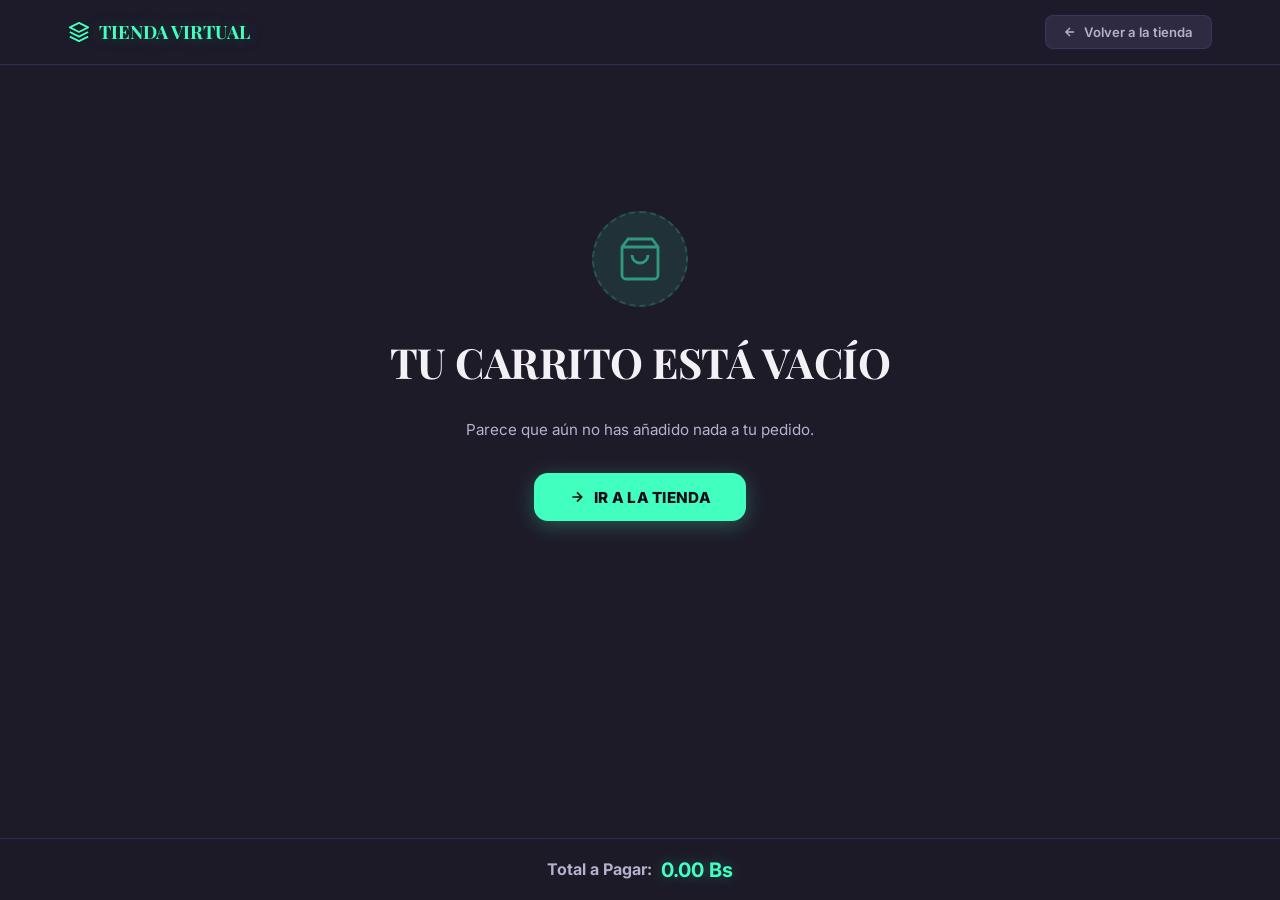
<file: carrito.html>
<!doctype html>
<html lang="es">
  <head>
    <meta charset="UTF-8" />
    <meta name="viewport" content="width=device-width, initial-scale=1.0" />
    <title>Carrito de Pedidos — Carbón ECO</title>
    <link
      href="https://fonts.googleapis.com/css2?family=Playfair+Display:wght@600;700&family=Inter:wght@300;400;500;600;700&display=swap"
      rel="stylesheet"
    />
    <style>
      /* ═══════════════════════════════════════════════
       TOKENS & RESET
    ═══════════════════════════════════════════════ */
      :root {
        --bg: #1e1b29;
        --surface: #262336;
        --card: #2e2a42;
        --card2: #34304b;
        --border: rgba(66, 61, 120, 0.55);
        --accent: #40ffbf;
        --accent-dim: rgba(64, 255, 191, 0.18);
        --accent-glow: rgba(64, 255, 191, 0.28);
        --wa: #25d366;
        --wa-hover: #1ebe5a;
        --danger: #ff5c7a;
        --danger-dim: rgba(255, 92, 122, 0.15);
        --text: #f3f1f6;
        --text-muted: #b5b0cd;
        --text-dim: #7d789e;
        --r-sm: 8px;
        --r-md: 14px;
        --r-lg: 20px;
        --r-xl: 28px;
        --t: all 0.22s cubic-bezier(0.4, 0, 0.2, 1);
        --shadow-md: 0 6px 20px rgba(0, 0, 0, 0.38);
        --shadow-lg: 0 16px 40px rgba(0, 0, 0, 0.52);
      }

      *,
      *::before,
      *::after {
        box-sizing: border-box;
        margin: 0;
        padding: 0;
      }
      html {
        scroll-behavior: smooth;
      }

      body {
        font-family: "Inter", "Segoe UI", Arial, sans-serif;
        background: var(--bg);
        color: var(--text);
        min-height: 100vh;
        line-height: 1.6;
      }

      img {
        display: block;
        max-width: 100%;
      }
      a {
        text-decoration: none;
        color: inherit;
      }
      button {
        cursor: pointer;
        font-family: inherit;
        border: none;
      }

      ::-webkit-scrollbar {
        width: 5px;
      }
      ::-webkit-scrollbar-track {
        background: var(--bg);
      }
      ::-webkit-scrollbar-thumb {
        background: var(--border);
        border-radius: 99px;
      }

      /* ═══════════════════════════════════════════════
       HEADER
    ═══════════════════════════════════════════════ */
      .header {
        position: sticky;
        top: 0;
        z-index: 50;
        background: rgba(30, 27, 41, 0.88);
        backdrop-filter: blur(16px);
        border-bottom: 1px solid var(--border);
      }
      .header-inner {
        max-width: 1200px;
        margin: 0 auto;
        padding: 0 1.75rem;
        height: 64px;
        display: flex;
        align-items: center;
        justify-content: space-between;
        gap: 1rem;
      }
      .logo {
        display: flex;
        align-items: center;
        gap: 0.55rem;
        font-family: "Playfair Display", serif;
        font-size: 1.15rem;
        font-weight: 700;
        color: var(--accent);
        text-shadow: 0 0 18px var(--accent-glow);
      }
      .logo svg {
        flex-shrink: 0;
      }

      .btn-back {
        display: inline-flex;
        align-items: center;
        gap: 0.45rem;
        padding: 0.5rem 1.1rem;
        background: var(--card);
        border: 1px solid var(--border);
        border-radius: var(--r-sm);
        color: var(--text-muted);
        font-size: 0.82rem;
        font-weight: 600;
        transition: var(--t);
      }
      .btn-back:hover {
        color: var(--text);
        border-color: var(--accent);
        background: var(--accent-dim);
      }

      /* ═══════════════════════════════════════════════
       LAYOUT PRINCIPAL
    ═══════════════════════════════════════════════ */
      .page-wrapper {
        max-width: 1200px;
        margin: 0 auto;
        padding: 2.5rem 1.75rem 4rem;
        display: grid;
        grid-template-columns: 1fr 380px;
        gap: 2rem;
        align-items: start;
      }

      /* ═══════════════════════════════════════════════
       COLUMNA IZQUIERDA — LISTA DE PRODUCTOS
    ═══════════════════════════════════════════════ */
      .col-carrito {
        display: flex;
        flex-direction: column;
        gap: 1.5rem;
      }

      .col-header {
        display: flex;
        align-items: center;
        justify-content: space-between;
        flex-wrap: wrap;
        gap: 0.75rem;
      }
      .col-titulo {
        font-family: "Playfair Display", serif;
        font-size: 1.65rem;
        font-weight: 700;
        color: var(--text);
      }
      .col-subtitle {
        font-size: 0.83rem;
        color: var(--text-muted);
        margin-top: 0.15rem;
      }

      /* Botón "Seguir Pidiendo" */
      .btn-seguir {
        display: inline-flex;
        align-items: center;
        gap: 0.45rem;
        padding: 0.6rem 1.35rem;
        background: transparent;
        border: 1.5px solid var(--accent);
        border-radius: var(--r-sm);
        color: var(--accent);
        font-size: 0.85rem;
        font-weight: 700;
        letter-spacing: 0.3px;
        transition: var(--t);
      }
      .btn-seguir:hover {
        background: var(--accent-dim);
        box-shadow: 0 0 18px var(--accent-glow);
        transform: translateY(-1px);
      }
      .btn-seguir:active {
        transform: scale(0.97);
      }

      /* ── Tarjeta de producto ── */
      .item-list {
        display: flex;
        flex-direction: column;
        gap: 1rem;
      }

      .item-card {
        display: grid;
        grid-template-columns: 90px 1fr auto;
        gap: 1rem;
        align-items: center;
        background: var(--card);
        border: 1px solid var(--border);
        border-radius: var(--r-lg);
        padding: 1rem 1.25rem;
        transition: var(--t);
        animation: slideIn 0.3s ease both;
      }
      .item-card:hover {
        border-color: rgba(64, 255, 191, 0.3);
        box-shadow: 0 4px 16px rgba(64, 255, 191, 0.08);
      }

      @keyframes slideIn {
        from {
          opacity: 0;
          transform: translateY(14px);
        }
        to {
          opacity: 1;
          transform: translateY(0);
        }
      }

      /* Imagen del producto */
      .item-img-wrap {
        width: 90px;
        height: 90px;
        background: var(--surface);
        border-radius: var(--r-md);
        overflow: hidden;
        display: grid;
        place-items: center;
        border: 1px solid var(--border);
        flex-shrink: 0;
      }
      .item-img-wrap img {
        width: 100%;
        height: 100%;
        object-fit: contain;
        padding: 8px;
      }

      /* Información del ítem */
      .item-info {
        display: flex;
        flex-direction: column;
        gap: 0.3rem;
      }
      .item-badge {
        display: inline-block;
        padding: 0.18rem 0.55rem;
        background: var(--accent-dim);
        border-radius: 99px;
        font-size: 0.67rem;
        font-weight: 700;
        color: var(--accent);
        text-transform: uppercase;
        letter-spacing: 0.5px;
        width: fit-content;
      }
      .item-nombre {
        font-size: 0.95rem;
        font-weight: 700;
        color: var(--text);
        line-height: 1.3;
      }
      .item-precio-unit {
        font-size: 0.78rem;
        color: var(--text-muted);
      }

      /* Controles de cantidad + precio total del ítem */
      .item-actions {
        display: flex;
        flex-direction: column;
        align-items: flex-end;
        gap: 0.65rem;
      }
      .item-subtotal {
        font-size: 1.1rem;
        font-weight: 700;
        color: var(--accent);
        text-shadow: 0 0 14px var(--accent-glow);
      }

      .qty-ctrl {
        display: flex;
        align-items: center;
        gap: 0.35rem;
      }
      .qty-btn {
        width: 30px;
        height: 30px;
        background: var(--surface);
        border: 1px solid var(--border);
        border-radius: var(--r-sm);
        color: var(--text-muted);
        font-size: 1.1rem;
        line-height: 1;
        display: grid;
        place-items: center;
        transition: var(--t);
      }
      .qty-btn:hover {
        border-color: var(--accent);
        color: var(--accent);
        background: var(--accent-dim);
      }
      .qty-value {
        min-width: 28px;
        text-align: center;
        font-size: 0.92rem;
        font-weight: 700;
        color: var(--text);
      }

      .btn-delete {
        width: 30px;
        height: 30px;
        background: var(--danger-dim);
        border: 1px solid rgba(255, 92, 122, 0.25);
        border-radius: var(--r-sm);
        color: var(--danger);
        display: grid;
        place-items: center;
        transition: var(--t);
        flex-shrink: 0;
      }
      .btn-delete:hover {
        background: rgba(255, 92, 122, 0.3);
        border-color: var(--danger);
        transform: scale(1.1);
      }

      /* Estado vacío */
      .carrito-vacio {
        display: none;
        flex-direction: column;
        align-items: center;
        justify-content: center;
        gap: 1rem;
        background: var(--card);
        border: 1px dashed var(--border);
        border-radius: var(--r-xl);
        padding: 3.5rem 2rem;
        text-align: center;
        color: var(--text-dim);
      }
      .carrito-vacio p {
        font-size: 1rem;
        font-weight: 500;
        color: var(--text-muted);
      }
      .carrito-vacio span {
        font-size: 0.82rem;
      }
      .carrito-vacio.visible {
        display: flex;
      }

      /* Resumen de totales */
      .resumen-card {
        background: var(--card);
        border: 1px solid var(--border);
        border-radius: var(--r-lg);
        padding: 1.25rem 1.5rem;
        display: flex;
        flex-direction: column;
        gap: 0.6rem;
      }
      .resumen-titulo {
        font-size: 0.8rem;
        font-weight: 700;
        color: var(--text-dim);
        text-transform: uppercase;
        letter-spacing: 0.6px;
        margin-bottom: 0.2rem;
      }
      .resumen-fila {
        display: flex;
        justify-content: space-between;
        align-items: center;
      }
      .resumen-label {
        font-size: 0.88rem;
        color: var(--text-muted);
      }
      .resumen-valor {
        font-size: 0.9rem;
        font-weight: 600;
        color: var(--text);
      }
      .resumen-divider {
        height: 1px;
        background: var(--border);
        margin: 0.3rem 0;
      }
      .resumen-total-label {
        font-size: 1rem;
        font-weight: 700;
        color: var(--text);
      }
      .resumen-total-valor {
        font-size: 1.3rem;
        font-weight: 700;
        color: var(--accent);
        text-shadow: 0 0 16px var(--accent-glow);
      }

      /* ═══════════════════════════════════════════════
       ESTADO VACÍO — PANTALLA COMPLETA
    ═══════════════════════════════════════════════ */
      .vacio-hero {
        display: none;
        flex-direction: column;
        align-items: center;
        justify-content: center;
        gap: 1.4rem;
        min-height: 58vh;
        text-align: center;
        padding: 3rem 2rem;
        grid-column: 1 / -1;
      }
      .vacio-hero.visible {
        display: flex;
      }

      .vacio-icono {
        width: 96px;
        height: 96px;
        background: var(--accent-dim);
        border: 2px dashed rgba(64, 255, 191, 0.35);
        border-radius: 50%;
        display: grid;
        place-items: center;
        opacity: 0.55;
      }

      .vacio-titulo {
        font-family: "Playfair Display", serif;
        font-size: clamp(1.8rem, 4vw, 2.6rem);
        font-weight: 700;
        color: var(--text);
        letter-spacing: -0.5px;
      }

      .vacio-sub {
        font-size: 0.95rem;
        color: var(--text-muted);
        max-width: 360px;
      }

      .btn-ir-tienda {
        display: inline-flex;
        align-items: center;
        gap: 0.55rem;
        padding: 0.9rem 2.2rem;
        background: var(--accent);
        border: none;
        border-radius: var(--r-md);
        color: #0d0c18;
        font-size: 0.95rem;
        font-weight: 800;
        letter-spacing: 0.3px;
        transition: var(--t);
        box-shadow: 0 4px 20px var(--accent-glow);
        margin-top: 0.5rem;
      }
      .btn-ir-tienda:hover {
        background: #62ffe8;
        box-shadow: 0 6px 28px rgba(64, 255, 191, 0.5);
        transform: translateY(-2px);
      }
      .btn-ir-tienda:active {
        transform: scale(0.97);
      }

      /* ── Footer total fijo ── */
      .footer-total {
        position: fixed;
        bottom: 0;
        left: 0;
        right: 0;
        background: rgba(30, 27, 41, 0.95);
        backdrop-filter: blur(14px);
        border-top: 1px solid var(--border);
        padding: 0.9rem 1.75rem;
        display: flex;
        align-items: center;
        justify-content: center;
        gap: 0.6rem;
        z-index: 40;
        font-size: 1rem;
        font-weight: 700;
        color: var(--text-muted);
      }
      .footer-total span {
        color: var(--accent);
        font-size: 1.25rem;
        text-shadow: 0 0 14px var(--accent-glow);
      }

      /* ═══════════════════════════════════════════════
       COLUMNA DERECHA — CHECKOUT + QR
    ═══════════════════════════════════════════════ */
      .col-checkout {
        display: flex;
        flex-direction: column;
        gap: 1.25rem;
      }

      .checkout-card {
        background: var(--card);
        border: 1px solid var(--border);
        border-radius: var(--r-xl);
        overflow: hidden;
      }

      .checkout-tabs {
        display: flex;
        border-bottom: 1px solid var(--border);
      }
      .tab-btn {
        flex: 1;
        padding: 0.8rem 0.5rem;
        background: transparent;
        font-size: 0.8rem;
        font-weight: 600;
        color: var(--text-muted);
        text-align: center;
        transition: var(--t);
        border-bottom: 2px solid transparent;
        margin-bottom: -1px;
      }
      .tab-btn.active {
        color: var(--accent);
        border-bottom-color: var(--accent);
        background: var(--accent-dim);
      }
      .tab-btn:hover:not(.active) {
        color: var(--text);
        background: var(--surface);
      }

      .tab-panel {
        display: none;
        padding: 1.5rem;
      }
      .tab-panel.active {
        display: block;
      }

      /* ── Panel QR ── */
      .qr-section {
        display: flex;
        flex-direction: column;
        align-items: center;
        gap: 1.25rem;
      }
      .qr-label {
        font-family: "Playfair Display", serif;
        font-size: 1.05rem;
        font-weight: 700;
        color: var(--text);
        text-align: center;
      }
      .qr-sublabel {
        font-size: 0.8rem;
        color: var(--text-muted);
        text-align: center;
        margin-top: -0.75rem;
      }
      .qr-wrap {
        position: relative;
        width: 188px;
        height: 188px;
        background: #fff;
        border-radius: var(--r-md);
        border: 3px solid var(--accent);
        box-shadow:
          0 0 28px var(--accent-glow),
          var(--shadow-md);
        overflow: hidden;
        display: grid;
        place-items: center;
        flex-shrink: 0;
      }
      .qr-wrap img {
        width: 100%;
        height: 100%;
        object-fit: contain;
      }

      /* Esquinas decorativas del QR */
      .qr-corner {
        position: absolute;
        width: 20px;
        height: 20px;
        border-color: var(--accent);
        border-style: solid;
      }
      .qr-corner.tl {
        top: -2px;
        left: -2px;
        border-width: 3px 0 0 3px;
        border-radius: 4px 0 0 0;
      }
      .qr-corner.tr {
        top: -2px;
        right: -2px;
        border-width: 3px 3px 0 0;
        border-radius: 0 4px 0 0;
      }
      .qr-corner.bl {
        bottom: -2px;
        left: -2px;
        border-width: 0 0 3px 3px;
        border-radius: 0 0 0 4px;
      }
      .qr-corner.br {
        bottom: -2px;
        right: -2px;
        border-width: 0 3px 3px 0;
        border-radius: 0 0 4px 0;
      }

      .qr-instrucciones {
        background: var(--surface);
        border: 1px solid var(--border);
        border-radius: var(--r-md);
        padding: 0.9rem 1rem;
        width: 100%;
      }
      .qr-paso {
        display: flex;
        align-items: flex-start;
        gap: 0.65rem;
        font-size: 0.8rem;
        color: var(--text-muted);
        padding: 0.3rem 0;
      }
      .qr-paso + .qr-paso {
        border-top: 1px solid var(--border);
      }
      .paso-num {
        min-width: 20px;
        height: 20px;
        border-radius: 50%;
        background: var(--accent-dim);
        color: var(--accent);
        font-size: 0.7rem;
        font-weight: 800;
        display: grid;
        place-items: center;
        flex-shrink: 0;
        margin-top: 1px;
      }

      .qr-monto {
        font-size: 0.82rem;
        color: var(--text-muted);
        text-align: center;
        font-weight: 500;
      }
      .qr-monto strong {
        color: var(--accent);
        font-size: 1.15rem;
      }

      /* ── Panel Transferencia ── */
      .transfer-section {
        display: flex;
        flex-direction: column;
        gap: 0.9rem;
      }
      .transfer-field label {
        display: block;
        font-size: 0.73rem;
        font-weight: 700;
        color: var(--text-dim);
        text-transform: uppercase;
        letter-spacing: 0.5px;
        margin-bottom: 0.35rem;
      }
      .transfer-val {
        background: var(--surface);
        border: 1px solid var(--border);
        border-radius: var(--r-sm);
        padding: 0.65rem 0.9rem;
        font-size: 0.88rem;
        color: var(--text);
        font-weight: 500;
        display: flex;
        align-items: center;
        justify-content: space-between;
        gap: 0.5rem;
      }
      .copy-btn {
        background: var(--card2);
        border: 1px solid var(--border);
        border-radius: 6px;
        padding: 0.25rem 0.55rem;
        font-size: 0.7rem;
        color: var(--accent);
        font-weight: 700;
        transition: var(--t);
      }
      .copy-btn:hover {
        background: var(--accent-dim);
      }
      .copy-btn.copied {
        color: #25d366;
        border-color: #25d366;
      }

      /* ── Botón confirmar pago ── */
      .btn-confirmar {
        width: 100%;
        padding: 0.9rem 1.5rem;
        background: var(--accent);
        border: none;
        border-radius: var(--r-md);
        color: #0d0c18;
        font-size: 0.95rem;
        font-weight: 800;
        letter-spacing: 0.3px;
        display: flex;
        align-items: center;
        justify-content: center;
        gap: 0.55rem;
        transition: var(--t);
        box-shadow: 0 4px 18px var(--accent-glow);
      }
      .btn-confirmar:hover:not(:disabled) {
        background: #62ffe8;
        box-shadow: 0 6px 28px rgba(64, 255, 191, 0.5);
        transform: translateY(-2px);
      }
      .btn-confirmar:active {
        transform: scale(0.97);
      }
      .btn-confirmar:disabled {
        background: var(--card2);
        color: var(--text-dim);
        box-shadow: none;
        cursor: not-allowed;
      }

      /* ── Overlay de pago recibido ── */
      .pago-overlay {
        display: none;
        position: fixed;
        inset: 0;
        z-index: 200;
        background: rgba(10, 8, 20, 0.82);
        backdrop-filter: blur(8px);
        align-items: center;
        justify-content: center;
      }
      .pago-overlay.visible {
        display: flex;
      }

      .pago-modal {
        background: var(--card);
        border: 1px solid var(--accent);
        border-radius: var(--r-xl);
        padding: 3rem 2.5rem;
        max-width: 420px;
        width: 90%;
        text-align: center;
        box-shadow:
          0 0 60px var(--accent-glow),
          var(--shadow-lg);
        animation: popIn 0.45s cubic-bezier(0.34, 1.56, 0.64, 1) both;
      }
      @keyframes popIn {
        from {
          opacity: 0;
          transform: scale(0.82);
        }
        to {
          opacity: 1;
          transform: scale(1);
        }
      }

      .pago-check {
        width: 72px;
        height: 72px;
        background: var(--accent-dim);
        border: 2px solid var(--accent);
        border-radius: 50%;
        display: grid;
        place-items: center;
        margin: 0 auto 1.25rem;
        animation: pulseCheck 0.6s ease 0.3s both;
      }
      @keyframes pulseCheck {
        from {
          transform: scale(0) rotate(-30deg);
          opacity: 0;
        }
        to {
          transform: scale(1) rotate(0deg);
          opacity: 1;
        }
      }

      .pago-titulo {
        font-family: "Playfair Display", serif;
        font-size: 1.6rem;
        font-weight: 700;
        color: var(--accent);
        margin-bottom: 0.5rem;
      }
      .pago-desc {
        font-size: 0.88rem;
        color: var(--text-muted);
        margin-bottom: 1.5rem;
      }
      .pago-id {
        font-size: 0.75rem;
        color: var(--text-dim);
        background: var(--surface);
        border: 1px solid var(--border);
        border-radius: var(--r-sm);
        padding: 0.45rem 0.9rem;
        display: inline-block;
        margin-bottom: 1.75rem;
        font-family: monospace;
        letter-spacing: 0.5px;
      }

      .btn-cerrar-modal {
        padding: 0.75rem 2rem;
        background: var(--accent);
        border: none;
        border-radius: var(--r-md);
        color: #0d0c18;
        font-weight: 800;
        font-size: 0.9rem;
        transition: var(--t);
      }
      .btn-cerrar-modal:hover {
        background: #62ffe8;
        transform: translateY(-1px);
      }

      /* Notificación toast */
      .toast {
        position: fixed;
        bottom: 2rem;
        left: 50%;
        transform: translateX(-50%) translateY(20px);
        background: var(--card2);
        border: 1px solid var(--accent);
        border-radius: var(--r-md);
        padding: 0.7rem 1.4rem;
        font-size: 0.85rem;
        font-weight: 600;
        color: var(--accent);
        box-shadow: var(--shadow-md);
        opacity: 0;
        transition: all 0.3s ease;
        pointer-events: none;
        white-space: nowrap;
        z-index: 300;
      }
      .toast.show {
        opacity: 1;
        transform: translateX(-50%) translateY(0);
      }

      /* ═══════════════════════════════════════════════
       RESPONSIVE
    ═══════════════════════════════════════════════ */
      @media (max-width: 860px) {
        .page-wrapper {
          grid-template-columns: 1fr;
          padding: 1.75rem 1.25rem 3rem;
        }
        .col-checkout {
          order: -1;
        } /* Checkout arriba en mobile */
      }
      @media (max-width: 520px) {
        .item-card {
          grid-template-columns: 72px 1fr;
          grid-template-rows: auto auto;
        }
        .item-actions {
          grid-column: 1 / -1;
          flex-direction: row;
          justify-content: space-between;
        }
        .item-img-wrap {
          width: 72px;
          height: 72px;
        }
      }
    </style>
  </head>
  <body>
    <!-- ════════════════ HEADER ════════════════ -->
    <header class="header">
      <div class="header-inner">
        <div class="logo">
          <svg width="22" height="22" viewBox="0 0 24 24" fill="none">
            <path
              d="M12 2L2 7L12 12L22 7L12 2Z"
              stroke="#40ffbf"
              stroke-width="2"
              stroke-linejoin="round"
            />
            <path
              d="M2 17L12 22L22 17"
              stroke="#40ffbf"
              stroke-width="2"
              stroke-linejoin="round"
            />
            <path
              d="M2 12L12 17L22 12"
              stroke="#40ffbf"
              stroke-width="2"
              stroke-linejoin="round"
            />
          </svg>
          TIENDA VIRTUAL
        </div>
        <button class="btn-back" onclick="volverTienda()">
          <svg
            width="14"
            height="14"
            viewBox="0 0 24 24"
            fill="none"
            stroke="currentColor"
            stroke-width="2.5"
          >
            <path d="M19 12H5M12 5l-7 7 7 7" />
          </svg>
          Volver a la tienda
        </button>
      </div>
    </header>

    <!-- ════════════════ LAYOUT ════════════════ -->
    <div class="page-wrapper" id="page-wrapper">
      <!-- ══════ ESTADO VACÍO (pantalla completa) ══════ -->
      <div class="vacio-hero" id="vacio-hero">
        <div class="vacio-icono">
          <svg
            width="48"
            height="48"
            viewBox="0 0 24 24"
            fill="none"
            stroke="#40ffbf"
            stroke-width="1.4"
          >
            <path d="M6 2L3 6v14a2 2 0 002 2h14a2 2 0 002-2V6l-3-4z" />
            <line x1="3" y1="6" x2="21" y2="6" />
            <path d="M16 10a4 4 0 01-8 0" />
          </svg>
        </div>
        <h1 class="vacio-titulo">TU CARRITO ESTÁ VACÍO</h1>
        <p class="vacio-sub">Parece que aún no has añadido nada a tu pedido.</p>
        <button class="btn-ir-tienda" onclick="seguirPidiendo()">
          <svg
            width="16"
            height="16"
            viewBox="0 0 24 24"
            fill="none"
            stroke="currentColor"
            stroke-width="2.5"
          >
            <path d="M5 12h14M12 5l7 7-7 7" />
          </svg>
          IR A LA TIENDA
        </button>
      </div>
      <!-- ══════ COLUMNA IZQUIERDA ══════ -->
      <section class="col-carrito">
        <div class="col-header">
          <div>
            <h1 class="col-titulo">Carrito de Pedidos</h1>
            <p class="col-subtitle" id="resumen-cantidad">
              3 artículos en tu pedido
            </p>
          </div>
          <button class="btn-seguir" onclick="seguirPidiendo()">
            <svg
              width="15"
              height="15"
              viewBox="0 0 24 24"
              fill="none"
              stroke="currentColor"
              stroke-width="2.5"
            >
              <path d="M5 12h14M12 5l7 7-7 7" />
            </svg>
            Seguir Pidiendo
          </button>
        </div>

        <!-- Lista de productos -->
        <div class="item-list" id="item-list"></div>

        <!-- Estado vacío -->
        <div class="carrito-vacio" id="carrito-vacio">
          <svg
            width="52"
            height="52"
            viewBox="0 0 24 24"
            fill="none"
            stroke="currentColor"
            stroke-width="1.2"
            opacity=".35"
          >
            <path d="M6 2L3 6v14a2 2 0 002 2h14a2 2 0 002-2V6l-3-4z" />
            <line x1="3" y1="6" x2="21" y2="6" />
            <path d="M16 10a4 4 0 01-8 0" />
          </svg>
          <p>Tu carrito está vacío</p>
          <span>Agrega productos desde el catálogo ↗</span>
          <button
            class="btn-seguir"
            style="margin-top: 0.5rem"
            onclick="seguirPidiendo()"
          >
            Ir al catálogo
          </button>
        </div>

        <!-- Resumen de totales -->
        <div class="resumen-card" id="resumen-card">
          <p class="resumen-titulo">Desglose del pedido</p>

          <div class="resumen-fila">
            <span class="resumen-label">Subtotal</span>
            <span class="resumen-valor" id="val-subtotal">—</span>
          </div>
          <div class="resumen-fila">
            <span class="resumen-label">Envío estimado</span>
            <span class="resumen-valor" id="val-envio">—</span>
          </div>

          <div class="resumen-divider"></div>

          <div class="resumen-fila">
            <span class="resumen-total-label">Total a Pagar</span>
            <span class="resumen-total-valor" id="val-total">—</span>
          </div>
        </div>
      </section>

      <!-- ══════ COLUMNA DERECHA — CHECKOUT ══════ -->
      <aside class="col-checkout">
        <div class="checkout-card">
          <!-- Tabs -->
          <div class="checkout-tabs">
            <button class="tab-btn active" data-tab="qr">📲 Pago por QR</button>
            <button class="tab-btn" data-tab="transferencia">
              🏦 Transferencia
            </button>
          </div>

          <!-- ── Panel QR ── -->
          <div class="tab-panel active" id="tab-qr">
            <div class="qr-section">
              <p class="qr-label">Pago Rápido mediante QR</p>
              <p class="qr-sublabel">
                Escanea con tu app bancaria o billetera digital
              </p>

              <!-- QR real generado con la API pública de QR Server -->
              <div class="qr-wrap">
                <img
                  src="img/qr.jpeg"
                  alt="Código QR de pago"
                  width="184"
                  height="184"
                  onerror="
                    this.src =
                      'https://via.placeholder.com/184x184/ffffff/0d0c18?text=QR+PAGO'
                  "
                />
                <span class="qr-corner tl"></span>
                <span class="qr-corner tr"></span>
                <span class="qr-corner bl"></span>
                <span class="qr-corner br"></span>
              </div>

              <p class="qr-monto">
                Total a pagar: <strong id="qr-total">—</strong>
              </p>

              <div class="qr-instrucciones">
                <div class="qr-paso">
                  <span class="paso-num">1</span>
                  <span
                    >Abre tu app bancaria o billetera digital (Tigo Money, BCP,
                    etc.).</span
                  >
                </div>
                <div class="qr-paso">
                  <span class="paso-num">2</span>
                  <span
                    >Selecciona la opción
                    <strong style="color: var(--text)">Pagar con QR</strong> y
                    escanea el código.</span
                  >
                </div>
                <div class="qr-paso">
                  <span class="paso-num">3</span>
                  <span
                    >Verifica el monto y confirma la transacción en tu
                    app.</span
                  >
                </div>
                <div class="qr-paso">
                  <span class="paso-num">4</span>
                  <span
                    >Presiona
                    <strong style="color: var(--text)">"Confirmar Pago"</strong>
                    aquí abajo para finalizar tu pedido.</span
                  >
                </div>
              </div>

              <button
                class="btn-confirmar"
                id="btn-confirmar-qr"
                onclick="confirmarPago()"
              >
                <svg
                  width="18"
                  height="18"
                  viewBox="0 0 24 24"
                  fill="none"
                  stroke="currentColor"
                  stroke-width="2.5"
                >
                  <path d="M5 12l5 5L20 7" />
                </svg>
                Confirmar Pago
              </button>
            </div>
          </div>

          <!-- ── Panel Transferencia ── -->
          <div class="tab-panel" id="tab-transferencia">
            <div class="transfer-section">
              <p
                style="
                  font-size: 0.82rem;
                  color: var(--text-muted);
                  margin-bottom: 0.25rem;
                "
              >
                Realiza la transferencia a la cuenta indicada y luego confirma
                tu pedido.
              </p>

              <div class="transfer-field">
                <label>Banco</label>
                <div class="transfer-val">Yape — Bolivia</div>
              </div>
              <div class="transfer-field">
                <label>Titular</label>
                <div class="transfer-val">Tienda Virtual de Carbón</div>
              </div>
              <div class="transfer-field">
                <label>N° de Cuenta</label>
                <div class="transfer-val">
                  76908555
                  <button
                    class="copy-btn"
                    onclick="copiarTexto(this, '1000-1234-5678-90')"
                  >
                    Copiar
                  </button>
                </div>
              </div>
              <div class="transfer-field">
                <label>Referencia / Concepto</label>
                <div class="transfer-val">
                  <span id="ref-pedido">PEDIDOS</span>
                  <button
                    class="copy-btn"
                    onclick="
                      copiarTexto(
                        this,
                        document.getElementById('ref-pedido').textContent,
                      )
                    "
                  >
                    Copiar
                  </button>
                </div>
              </div>
              <div class="transfer-field">
                <label>Monto exacto</label>
                <div
                  class="transfer-val"
                  style="
                    color: var(--accent);
                    font-weight: 700;
                    font-size: 1rem;
                  "
                >
                  <span id="transfer-total">—</span>
                  <button
                    class="copy-btn"
                    onclick="
                      copiarTexto(
                        this,
                        document.getElementById('transfer-total').textContent,
                      )
                    "
                  >
                    Copiar
                  </button>
                </div>
              </div>

              <button
                class="btn-confirmar"
                id="btn-confirmar-transfer"
                onclick="confirmarPago()"
              >
                <svg
                  width="18"
                  height="18"
                  viewBox="0 0 24 24"
                  fill="none"
                  stroke="currentColor"
                  stroke-width="2.5"
                >
                  <path d="M5 12l5 5L20 7" />
                </svg>
                Confirmar Pago
              </button>
            </div>
          </div>
        </div>
        <!-- /checkout-card -->

        <!-- Info de seguridad -->
        <div
          style="
            background: var(--card);
            border: 1px solid var(--border);
            border-radius: var(--r-md);
            padding: 0.85rem 1.1rem;
            display: flex;
            align-items: center;
            gap: 0.7rem;
            font-size: 0.76rem;
            color: var(--text-muted);
          "
        >
          <svg
            width="18"
            height="18"
            viewBox="0 0 24 24"
            fill="none"
            stroke="#40ffbf"
            stroke-width="2"
            style="flex-shrink: 0"
          >
            <path d="M12 22s8-4 8-10V5l-8-3-8 3v7c0 6 8 10 8 10z" />
          </svg>
          <span
            >Transacción protegida. Tus datos y pago están 100% seguros.</span
          >
        </div>
      </aside>
    </div>
    <!-- /page-wrapper -->

    <!-- ════════════════ FOOTER TOTAL FIJO ════════════════ -->
    <div class="footer-total" id="footer-total">
      Total a Pagar: <span id="footer-total-val">0.00 Bs</span>
    </div>

    <!-- ════════════════ MODAL PAGO RECIBIDO ════════════════ -->
    <div class="pago-overlay" id="pago-overlay">
      <div class="pago-modal">
        <div class="pago-check">
          <svg
            width="32"
            height="32"
            viewBox="0 0 24 24"
            fill="none"
            stroke="#40ffbf"
            stroke-width="3"
          >
            <path d="M5 12l5 5L20 7" />
          </svg>
        </div>
        <h2 class="pago-titulo">¡Pago Recibido!</h2>
        <p class="pago-desc">
          Tu pedido ha sido registrado con éxito. Nos comunicaremos contigo
          pronto para coordinar la <strong>entrega</strong>. ¡Gracias por tu
          compra!
        </p>
        <div class="pago-id" id="pago-id-ref">TXN-ECO-000000</div>
        <button class="btn-cerrar-modal" onclick="cerrarModal()">
          Entendido, ¡gracias!
        </button>
      </div>
    </div>

    <!-- ════════════════ TOAST ════════════════ -->
    <div class="toast" id="toast"></div>

    <!-- ════════════════ JAVASCRIPT ════════════════ -->
    <script>
      "use strict";

      /* ─── DATOS INICIALES ─── */
      const ENVIO_FIJO = 15; // Bs
      const IMP_TASA = 0.13; // 13 %

      let productos = [];

      /* ─── RENDER COMPLETO ─── */
      function render() {
        const lista = document.getElementById("item-list");
        const vacio = document.getElementById("carrito-vacio");
        const vacioHero = document.getElementById("vacio-hero");
        const resumen = document.getElementById("resumen-card");
        const colLeft = document.querySelector(".col-carrito");
        const colRight = document.querySelector(".col-checkout");

        lista.innerHTML = "";

        if (productos.length === 0) {
          // Mostrar pantalla vacía central
          vacioHero.classList.add("visible");
          vacio.classList.remove("visible");
          resumen.style.display = "none";
          colLeft.style.display = "none";
          colRight.style.display = "none";
          actualizarTotales();
          return;
        }

        // Ocultar pantalla vacía, mostrar columnas
        vacioHero.classList.remove("visible");
        colLeft.style.display = "";
        colRight.style.display = "";
        vacio.classList.remove("visible");
        resumen.style.display = "";

        productos.forEach((p) => {
          const card = document.createElement("div");
          card.className = "item-card";
          card.dataset.id = p.id;
          card.innerHTML = `
          <div class="item-img-wrap">
            <img
              src="${p.img}"
              alt="${p.nombre}"
              onerror="this.src='${p.imgFallback}'"
            />
          </div>
          <div class="item-info">
            <span class="item-badge">${p.categoria}</span>
            <p class="item-nombre">${p.nombre}</p>
            <span class="item-precio-unit">${p.precio} Bs / unidad</span>
          </div>
          <div class="item-actions">
            <span class="item-subtotal">${(p.precio * p.qty).toFixed(0)} Bs</span>
            <div style="display:flex;align-items:center;gap:.5rem">
              <div class="qty-ctrl">
                <button class="qty-btn" onclick="cambiarQty(${p.id}, -1)" aria-label="Disminuir cantidad">−</button>
                <span class="qty-value">${p.qty}</span>
                <button class="qty-btn" onclick="cambiarQty(${p.id}, +1)" aria-label="Aumentar cantidad">+</button>
              </div>
              <button class="btn-delete" onclick="eliminarProducto(${p.id})" aria-label="Eliminar producto">
                <svg width="14" height="14" viewBox="0 0 24 24" fill="none" stroke="currentColor" stroke-width="2.5">
                  <polyline points="3 6 5 6 21 6"/>
                  <path d="M19 6l-1 14a2 2 0 01-2 2H8a2 2 0 01-2-2L5 6"/>
                  <path d="M10 11v6M14 11v6"/>
                  <path d="M9 6V4h6v2"/>
                </svg>
              </button>
            </div>
          </div>
        `;
          lista.appendChild(card);
        });

        actualizarTotales();
      }

      /* ─── CALCULAR Y MOSTRAR TOTALES ─── */
      function actualizarTotales() {
        const subtotal = productos.reduce((s, p) => s + p.precio * p.qty, 0);
        const envio = productos.length > 0 ? ENVIO_FIJO : 0;
        const total = subtotal + envio;
        const totalItems = productos.reduce((s, p) => s + p.qty, 0);

        document.getElementById("resumen-cantidad").textContent =
          totalItems === 0
            ? "Tu carrito está vacío"
            : `${totalItems} artículo${totalItems !== 1 ? "s" : ""} en tu pedido`;

        set("val-subtotal", `${subtotal.toFixed(0)} Bs`);
        set("val-envio", `${envio.toFixed(0)} Bs`);
        set("val-total", `${total.toFixed(2)} Bs`);
        set("qr-total", `${total.toFixed(2)} Bs`);
        set("transfer-total", `${total.toFixed(2)} Bs`);
        set("footer-total-val", `${total.toFixed(2)} Bs`);

        const disabled = productos.length === 0;
        ["btn-confirmar-qr", "btn-confirmar-transfer"].forEach((id) => {
          const btn = document.getElementById(id);
          if (btn) btn.disabled = disabled;
        });
      }

      function set(id, val) {
        const el = document.getElementById(id);
        if (el) el.textContent = val;
      }

      /* ─── CAMBIAR CANTIDAD ─── */
      function cambiarQty(id, delta) {
        const p = productos.find((x) => x.id === id);
        if (!p) return;

        p.qty = Math.max(1, p.qty + delta);
        render();
      }

      /* ─── ELIMINAR PRODUCTO ─── */
      function eliminarProducto(id) {
        const card = document.querySelector(`.item-card[data-id="${id}"]`);
        if (card) {
          card.style.transition = "opacity .25s ease, transform .25s ease";
          card.style.opacity = "0";
          card.style.transform = "translateX(24px)";
          setTimeout(() => {
            productos = productos.filter((p) => p.id !== id);
            render();
            mostrarToast("Producto eliminado del carrito");
          }, 260);
        }
      }

      /* ─── TABS ─── */
      document.querySelectorAll(".tab-btn").forEach((btn) => {
        btn.addEventListener("click", () => {
          document
            .querySelectorAll(".tab-btn")
            .forEach((b) => b.classList.remove("active"));
          document
            .querySelectorAll(".tab-panel")
            .forEach((p) => p.classList.remove("active"));
          btn.classList.add("active");
          document
            .getElementById("tab-" + btn.dataset.tab)
            .classList.add("active");
        });
      });

      /* ─── CONFIRMAR PAGO ─── */
      function confirmarPago() {
        // 1. Generar referencia aleatoria de transacción
        const ref =
          "TXN-ECO-" + Math.random().toString(36).slice(2, 8).toUpperCase();
        document.getElementById("pago-id-ref").textContent = ref;

        // 2. Mostrar el modal de éxito en pantalla
        document.getElementById("pago-overlay").classList.add("visible");

        // 3. ¡VACIAR EL CARRITO AQUÍ! (Para que empiece desde cero inmediatamente)
        productos = [];

        // 4. Refrescar la interfaz para que muestre "Tu carrito está vacío" tras bambalinas
        render();
      }

      function cerrarModal() {
        // Ocultar el modal de confirmación
        document.getElementById("pago-overlay").classList.remove("visible");

        // Lanzar el aviso final al cliente
        mostrarToast("¡Pedido confirmado! Gracias por tu compra 🎉");
      }

      /* ─── VOLVER A TIENDA ─── */
      function volverTienda() {
        mostrarToast("Regresando a la tienda…");
        setTimeout(() => {
          // Si index.html está en la misma carpeta, navegamos; si no, toast informativo
          if (window.location.pathname.includes("carrito")) {
            window.location.href = "index.html";
          }
        }, 800);
      }

      /* ─── SEGUIR PIDIENDO ─── */
      function seguirPidiendo() {
        mostrarToast("📦 Volviendo al catálogo para agregar más productos…");
        setTimeout(() => {
          window.location.href = "index.html#catalogo";
        }, 900);
      }

      /* ─── COPIAR AL PORTAPAPELES ─── */
      function copiarTexto(btn, texto) {
        navigator.clipboard
          .writeText(texto)
          .then(() => {
            btn.textContent = "✓ Copiado";
            btn.classList.add("copied");
            setTimeout(() => {
              btn.textContent = "Copiar";
              btn.classList.remove("copied");
            }, 2000);
          })
          .catch(() => {
            mostrarToast("No se pudo copiar. Copia manualmente.");
          });
      }

      /* ─── TOAST ─── */
      let toastTimer;
      function mostrarToast(msg) {
        const t = document.getElementById("toast");
        t.textContent = msg;
        t.classList.add("show");
        clearTimeout(toastTimer);
        toastTimer = setTimeout(() => t.classList.remove("show"), 3000);
      }

      /* ─── INICIO ─── */
      render();
    </script>
  </body>
</html>
</file>
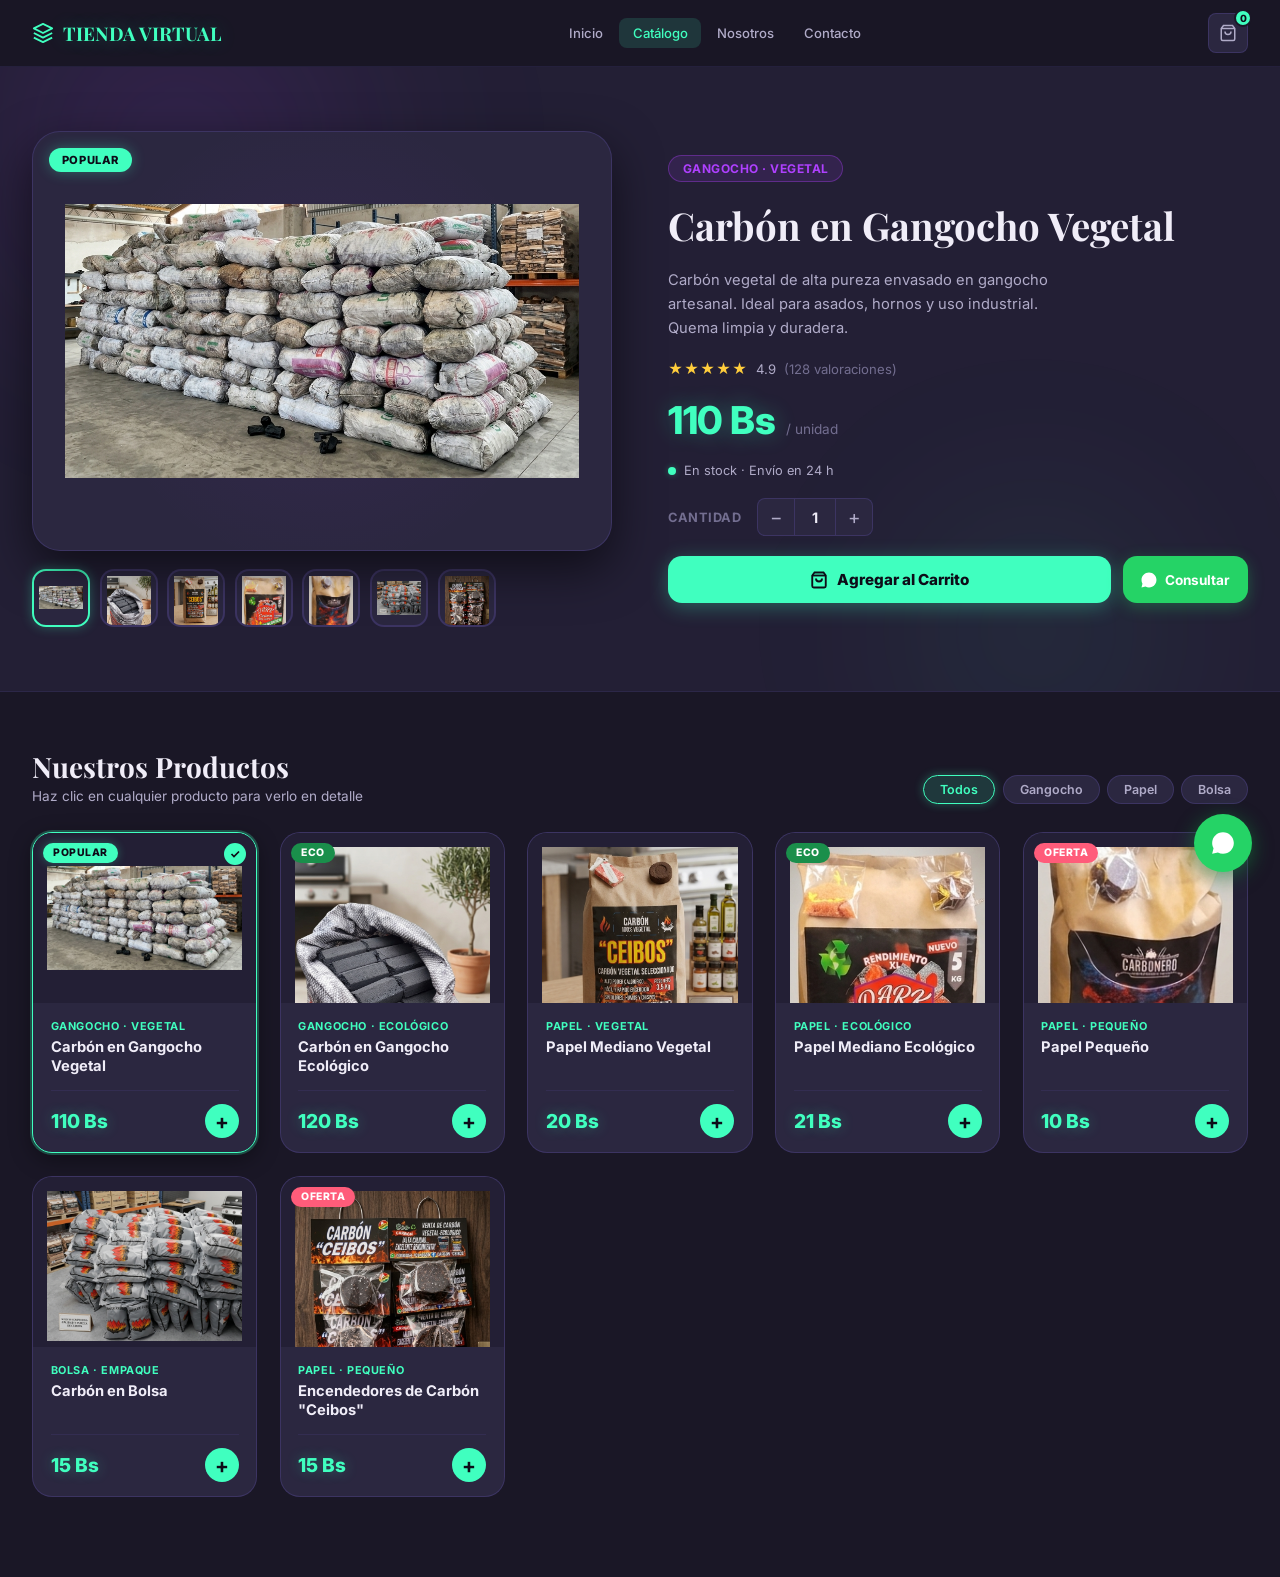
<file: catalogo.html>
<!doctype html>
<html lang="es">
  <head>
    <meta charset="UTF-8" />
    <meta name="viewport" content="width=device-width, initial-scale=1.0" />
    <title>Catálogo Interactivo — Carbón ECO</title>
    <link
      href="https://fonts.googleapis.com/css2?family=Playfair+Display:wght@600;700&family=Inter:wght@300;400;500;600;700&display=swap"
      rel="stylesheet"
    />

    <style>
      /* ═══════════════════════════════════════════
       TOKENS & RESET
    ═══════════════════════════════════════════ */
      :root {
        --bg: #1a1726;
        --surface: #231f35;
        --card: #2b2740;
        --card-hover: #332f4a;
        --border: rgba(80, 70, 140, 0.45);
        --border-soft: rgba(80, 70, 140, 0.22);

        --accent: #40ffbf;
        --accent-2: #af40ff;
        --accent-dim: rgba(64, 255, 191, 0.14);
        --accent-glow: rgba(64, 255, 191, 0.3);
        --purple-dim: rgba(175, 64, 255, 0.12);
        --purple-glow: rgba(175, 64, 255, 0.28);

        --wa: #25d366;

        --text: #f0edf8;
        --text-muted: #b0abc8;
        --text-dim: #736e90;

        --r-sm: 8px;
        --r-md: 14px;
        --r-lg: 20px;
        --r-xl: 28px;
        --t: all 0.24s cubic-bezier(0.4, 0, 0.2, 1);
        --shadow-sm: 0 2px 8px rgba(0, 0, 0, 0.28);
        --shadow-md: 0 6px 22px rgba(0, 0, 0, 0.4);
        --shadow-lg: 0 18px 48px rgba(0, 0, 0, 0.55);
      }

      *,
      *::before,
      *::after {
        box-sizing: border-box;
        margin: 0;
        padding: 0;
      }
      html {
        scroll-behavior: smooth;
      }
      body {
        font-family: "Inter", "Segoe UI", sans-serif;
        background: var(--bg);
        color: var(--text);
        min-height: 100vh;
        overflow-x: hidden;
      }
      img {
        display: block;
        max-width: 100%;
      }
      a {
        text-decoration: none;
        color: inherit;
      }
      button {
        cursor: pointer;
        font-family: inherit;
        border: none;
      }

      ::-webkit-scrollbar {
        width: 5px;
      }
      ::-webkit-scrollbar-track {
        background: var(--bg);
      }
      ::-webkit-scrollbar-thumb {
        background: var(--border);
        border-radius: 99px;
      }

      /* ═══════════════════════════════════════════
       HEADER
    ═══════════════════════════════════════════ */
      .header {
        position: sticky;
        top: 0;
        z-index: 80;
        background: rgba(26, 23, 38, 0.9);
        backdrop-filter: blur(18px);
        border-bottom: 1px solid var(--border-soft);
      }
      .header-inner {
        max-width: 1280px;
        margin: 0 auto;
        padding: 0 2rem;
        height: 66px;
        display: flex;
        align-items: center;
        justify-content: space-between;
        gap: 1.5rem;
      }
      .logo {
        display: flex;
        align-items: center;
        gap: 0.55rem;
        font-family: "Playfair Display", serif;
        font-size: 1.18rem;
        font-weight: 700;
        color: var(--accent);
        text-shadow: 0 0 20px var(--accent-glow);
        flex-shrink: 0;
      }
      .nav {
        display: flex;
        gap: 0.15rem;
      }
      .nav a {
        padding: 0.42rem 0.85rem;
        border-radius: var(--r-sm);
        font-size: 0.82rem;
        font-weight: 500;
        color: var(--text-muted);
        transition: var(--t);
      }
      .nav a:hover,
      .nav a.active {
        color: var(--accent);
        background: var(--accent-dim);
      }

      .header-actions {
        display: flex;
        align-items: center;
        gap: 0.5rem;
        flex-shrink: 0;
      }
      .icon-btn {
        position: relative;
        width: 40px;
        height: 40px;
        background: var(--card);
        border: 1px solid var(--border);
        border-radius: var(--r-sm);
        color: var(--text-muted);
        display: grid;
        place-items: center;
        transition: var(--t);
      }
      .icon-btn:hover {
        color: var(--text);
        border-color: var(--accent);
      }

      .cart-count {
        position: absolute;
        top: -5px;
        right: -5px;
        background: var(--accent);
        color: #0d0c18;
        font-size: 0.62rem;
        font-weight: 800;
        width: 18px;
        height: 18px;
        border-radius: 50%;
        display: grid;
        place-items: center;
        border: 2px solid var(--bg);
        transition: transform 0.2s ease;
      }
      .cart-count.pop {
        animation: cartPop 0.32s ease;
      }
      @keyframes cartPop {
        0%,
        100% {
          transform: scale(1);
        }
        45% {
          transform: scale(1.65);
        }
      }

      /* ═══════════════════════════════════════════
       HERO — PRODUCTO DESTACADO
    ═══════════════════════════════════════════ */
      .hero-section {
        background: var(--surface);
        border-bottom: 1px solid var(--border-soft);
        padding: 4rem 2rem;
        position: relative;
        overflow: hidden;
      }

      /* Orbes de fondo */
      .hero-orb {
        position: absolute;
        border-radius: 50%;
        filter: blur(90px);
        pointer-events: none;
      }
      .hero-orb-1 {
        width: 520px;
        height: 520px;
        background: radial-gradient(
          circle,
          rgba(175, 64, 255, 0.16) 0%,
          transparent 70%
        );
        top: -180px;
        left: -80px;
      }
      .hero-orb-2 {
        width: 360px;
        height: 360px;
        background: radial-gradient(
          circle,
          rgba(64, 255, 191, 0.1) 0%,
          transparent 70%
        );
        bottom: -120px;
        right: 5%;
      }

      .hero-inner {
        max-width: 1280px;
        margin: 0 auto;
        display: grid;
        grid-template-columns: 1fr 1fr;
        gap: 3.5rem;
        align-items: center;
        position: relative;
        z-index: 1;
      }

      /* ── Imagen grande (izquierda) ── */
      .hero-img-col {
        position: relative;
      }

      .hero-img-frame {
        position: relative;
        background: var(--card);
        border: 1px solid var(--border);
        border-radius: var(--r-xl);
        overflow: hidden;
        height: 420px;
        display: grid;
        place-items: center;
        box-shadow: var(--shadow-lg);
      }

      .hero-img-frame::before {
        content: "";
        position: absolute;
        inset: 0;
        background: radial-gradient(
          circle at 50% 50%,
          rgba(175, 64, 255, 0.07) 0%,
          transparent 65%
        );
        pointer-events: none;
      }

      /* Imagen principal con transición fade */
      #hero-img {
        width: 100%;
        height: 100%;
        object-fit: contain;
        padding: 2rem;
        transition:
          opacity 0.35s ease,
          transform 0.35s ease;
      }
      #hero-img.fade-out {
        opacity: 0;
        transform: scale(0.96);
      }
      #hero-img.fade-in {
        opacity: 1;
        transform: scale(1);
      }

      /* Badge flotante sobre la imagen */
      .hero-img-badge {
        position: absolute;
        top: 16px;
        left: 16px;
        padding: 0.3rem 0.8rem;
        background: var(--accent);
        color: #0d0c18;
        font-size: 0.7rem;
        font-weight: 800;
        text-transform: uppercase;
        letter-spacing: 0.6px;
        border-radius: 99px;
        box-shadow: 0 0 14px var(--accent-glow);
        transition: opacity 0.3s ease;
      }
      .hero-img-badge.eco {
        background: #1a8f4b;
        color: #fff;
        box-shadow: 0 0 12px rgba(26, 143, 75, 0.35);
      }

      /* Miniaturas de navegación */
      .hero-thumbs {
        display: flex;
        gap: 0.6rem;
        margin-top: 1.1rem;
        flex-wrap: wrap;
      }
      .thumb {
        width: 58px;
        height: 58px;
        background: var(--card);
        border: 2px solid var(--border);
        border-radius: var(--r-md);
        overflow: hidden;
        cursor: pointer;
        transition: var(--t);
        display: grid;
        place-items: center;
        flex-shrink: 0;
      }
      .thumb img {
        width: 100%;
        height: 100%;
        object-fit: contain;
        padding: 5px;
      }
      .thumb:hover {
        border-color: rgba(64, 255, 191, 0.45);
      }
      .thumb.active {
        border-color: var(--accent);
        box-shadow: 0 0 12px var(--accent-glow);
      }

      /* ── Info del producto (derecha) ── */
      .hero-info-col {
        display: flex;
        flex-direction: column;
        gap: 1.25rem;
      }

      .hero-badge-tag {
        display: inline-block;
        padding: 0.3rem 0.85rem;
        background: var(--purple-dim);
        border: 1px solid rgba(175, 64, 255, 0.35);
        border-radius: 99px;
        font-size: 0.75rem;
        font-weight: 700;
        color: var(--accent-2);
        letter-spacing: 0.5px;
        text-transform: uppercase;
        width: fit-content;
        transition: opacity 0.3s ease;
      }

      .hero-nombre {
        font-family: "Playfair Display", serif;
        font-size: clamp(1.6rem, 3vw, 2.4rem);
        font-weight: 700;
        line-height: 1.2;
        color: var(--text);
        transition: opacity 0.3s ease;
      }

      .hero-desc {
        font-size: 0.92rem;
        color: var(--text-muted);
        line-height: 1.65;
        max-width: 420px;
        transition: opacity 0.3s ease;
      }

      /* Rating */
      .hero-rating {
        display: flex;
        align-items: center;
        gap: 0.5rem;
        font-size: 0.82rem;
        color: var(--text-muted);
      }
      .stars {
        color: #ffcd3c;
        letter-spacing: 1px;
        font-size: 0.9rem;
      }
      .rating-count {
        color: var(--text-dim);
      }

      /* Precio */
      .hero-precio-row {
        display: flex;
        align-items: baseline;
        gap: 0.7rem;
        transition: opacity 0.3s ease;
      }
      .hero-precio {
        font-size: 2.4rem;
        font-weight: 800;
        color: var(--accent);
        text-shadow: 0 0 22px var(--accent-glow);
        letter-spacing: -0.5px;
      }
      .hero-precio-unit {
        font-size: 0.85rem;
        color: var(--text-dim);
      }

      /* Stock */
      .hero-stock {
        display: flex;
        align-items: center;
        gap: 0.5rem;
        font-size: 0.8rem;
        color: var(--text-muted);
      }
      .stock-dot {
        width: 8px;
        height: 8px;
        border-radius: 50%;
        background: var(--accent);
        box-shadow: 0 0 6px var(--accent-glow);
        animation: pulse-dot 2s ease-in-out infinite;
      }
      @keyframes pulse-dot {
        0%,
        100% {
          opacity: 1;
        }
        50% {
          opacity: 0.4;
        }
      }

      /* Selector de cantidad */
      .qty-row {
        display: flex;
        align-items: center;
        gap: 1rem;
        flex-wrap: wrap;
      }
      .qty-label {
        font-size: 0.8rem;
        font-weight: 700;
        color: var(--text-dim);
        text-transform: uppercase;
        letter-spacing: 0.5px;
      }
      .qty-ctrl {
        display: flex;
        align-items: center;
        background: var(--card);
        border: 1px solid var(--border);
        border-radius: var(--r-sm);
        overflow: hidden;
      }
      .qty-btn {
        width: 36px;
        height: 36px;
        background: transparent;
        color: var(--text-muted);
        font-size: 1.2rem;
        display: grid;
        place-items: center;
        transition: var(--t);
      }
      .qty-btn:hover {
        background: var(--accent-dim);
        color: var(--accent);
      }
      .qty-display {
        min-width: 42px;
        text-align: center;
        font-size: 0.9rem;
        font-weight: 700;
        color: var(--text);
        border-left: 1px solid var(--border);
        border-right: 1px solid var(--border);
        height: 36px;
        display: grid;
        place-items: center;
      }

      /* Botones de acción */
      .hero-actions {
        display: flex;
        gap: 0.75rem;
        flex-wrap: wrap;
      }

      .btn-agregar {
        flex: 1;
        min-width: 180px;
        padding: 0.85rem 1.6rem;
        background: var(--accent);
        color: #0d0c18;
        border-radius: var(--r-md);
        font-size: 0.95rem;
        font-weight: 800;
        display: flex;
        align-items: center;
        justify-content: center;
        gap: 0.55rem;
        transition: var(--t);
        box-shadow: 0 4px 20px var(--accent-glow);
      }
      .btn-agregar:hover {
        background: #62ffe8;
        box-shadow: 0 6px 28px rgba(64, 255, 191, 0.5);
        transform: translateY(-2px);
      }
      .btn-agregar:active {
        transform: scale(0.97);
      }

      .btn-wa {
        padding: 0.85rem 1.1rem;
        background: var(--wa);
        color: #fff;
        border-radius: var(--r-md);
        display: flex;
        align-items: center;
        justify-content: center;
        gap: 0.45rem;
        font-size: 0.85rem;
        font-weight: 700;
        transition: var(--t);
        box-shadow: 0 4px 16px rgba(37, 211, 102, 0.3);
        white-space: nowrap;
      }
      .btn-wa:hover {
        background: #1ebe5a;
        transform: translateY(-2px);
      }

      /* ═══════════════════════════════════════════
       CATÁLOGO GRID
    ═══════════════════════════════════════════ */
      .catalogo-section {
        max-width: 1280px;
        margin: 0 auto;
        padding: 3.5rem 2rem 5rem;
      }

      .cat-header {
        display: flex;
        align-items: flex-end;
        justify-content: space-between;
        gap: 1rem;
        margin-bottom: 1.75rem;
        flex-wrap: wrap;
      }
      .cat-titulo {
        font-family: "Playfair Display", serif;
        font-size: 1.75rem;
        font-weight: 700;
        color: var(--text);
      }
      .cat-sub {
        font-size: 0.85rem;
        color: var(--text-muted);
        margin-top: 0.2rem;
      }

      /* Chips de filtro */
      .chips {
        display: flex;
        gap: 0.45rem;
        flex-wrap: wrap;
      }
      .chip {
        padding: 0.38rem 1rem;
        background: var(--card);
        border: 1px solid var(--border);
        border-radius: 99px;
        font-size: 0.78rem;
        font-weight: 600;
        color: var(--text-muted);
        transition: var(--t);
      }
      .chip:hover,
      .chip.active {
        background: var(--accent-dim);
        border-color: var(--accent);
        color: var(--accent);
        box-shadow: 0 0 10px var(--accent-glow);
      }

      /* Grid */
      .cat-grid {
        display: grid;
        grid-template-columns: repeat(auto-fill, minmax(220px, 1fr));
        gap: 1.4rem;
      }

      /* Tarjeta de producto */
      .prod-card {
        background: var(--card);
        border: 1px solid var(--border);
        border-radius: var(--r-lg);
        overflow: hidden;
        display: flex;
        flex-direction: column;
        transition: var(--t);
        cursor: pointer;
        position: relative;
      }
      .prod-card:hover {
        border-color: rgba(64, 255, 191, 0.4);
        transform: translateY(-6px);
        box-shadow:
          var(--shadow-lg),
          0 0 28px var(--accent-dim);
      }
      .prod-card.selected {
        border-color: var(--accent);
        box-shadow:
          0 0 0 2px rgba(64, 255, 191, 0.25),
          var(--shadow-md);
      }

      /* Indicador de "seleccionado" */
      .selected-ring {
        position: absolute;
        top: 10px;
        right: 10px;
        z-index: 3;
        width: 22px;
        height: 22px;
        background: var(--accent);
        border-radius: 50%;
        display: grid;
        place-items: center;
        opacity: 0;
        transform: scale(0);
        transition: var(--t);
      }
      .prod-card.selected .selected-ring {
        opacity: 1;
        transform: scale(1);
      }

      /* Badge de la tarjeta */
      .prod-badge {
        position: absolute;
        top: 10px;
        left: 10px;
        z-index: 2;
        padding: 0.22rem 0.65rem;
        background: var(--accent);
        color: #0d0c18;
        font-size: 0.65rem;
        font-weight: 800;
        text-transform: uppercase;
        letter-spacing: 0.5px;
        border-radius: 99px;
        box-shadow: 0 0 10px var(--accent-glow);
      }
      .prod-badge.eco {
        background: #1a8f4b;
        color: #fff;
        box-shadow: none;
      }
      .prod-badge.oferta {
        background: #ff5c7a;
        color: #fff;
        box-shadow: none;
      }

      /* Imagen de la tarjeta */
      .prod-img-wrap {
        height: 170px;
        background: var(--surface);
        overflow: hidden;
        position: relative;
        display: grid;
        place-items: center;
      }
      .prod-img-wrap img {
        width: 100%;
        height: 100%;
        object-fit: contain;
        padding: 14px;
        transition: transform 0.4s ease;
      }
      .prod-card:hover .prod-img-wrap img {
        transform: scale(1.08);
      }

      /* Overlay de la imagen */
      .prod-overlay {
        position: absolute;
        inset: 0;
        background: rgba(26, 23, 38, 0.55);
        display: flex;
        align-items: center;
        justify-content: center;
        opacity: 0;
        transition: var(--t);
      }
      .prod-card:hover .prod-overlay {
        opacity: 1;
      }
      .overlay-tag {
        display: flex;
        align-items: center;
        gap: 0.4rem;
        padding: 0.48rem 1rem;
        background: rgba(26, 23, 38, 0.85);
        border: 1px solid rgba(64, 255, 191, 0.4);
        border-radius: 99px;
        color: var(--text);
        font-size: 0.77rem;
        font-weight: 700;
        backdrop-filter: blur(8px);
      }

      /* Cuerpo de la tarjeta */
      .prod-body {
        padding: 1rem 1.1rem 0.9rem;
        display: flex;
        flex-direction: column;
        flex: 1;
      }
      .prod-categoria {
        font-size: 0.68rem;
        font-weight: 700;
        color: var(--accent);
        text-transform: uppercase;
        letter-spacing: 0.6px;
        margin-bottom: 0.3rem;
      }
      .prod-nombre {
        font-size: 0.92rem;
        font-weight: 700;
        color: var(--text);
        line-height: 1.3;
        margin-bottom: auto;
      }
      .prod-footer {
        display: flex;
        align-items: center;
        justify-content: space-between;
        margin-top: 0.9rem;
        padding-top: 0.8rem;
        border-top: 1px solid var(--border-soft);
      }
      .prod-precio {
        font-size: 1.2rem;
        font-weight: 800;
        color: var(--accent);
        text-shadow: 0 0 14px var(--accent-glow);
      }
      .btn-add-mini {
        width: 34px;
        height: 34px;
        background: var(--accent);
        border-radius: 50%;
        color: #0d0c18;
        font-size: 1.3rem;
        font-weight: 700;
        display: grid;
        place-items: center;
        transition: var(--t);
        flex-shrink: 0;
      }
      .btn-add-mini:hover {
        background: #62ffe8;
        box-shadow: 0 0 14px var(--accent-glow);
        transform: rotate(90deg) scale(1.1);
      }

      /* ═══════════════════════════════════════════
       TOAST NOTIFICATION
    ═══════════════════════════════════════════ */
      .toast {
        position: fixed;
        bottom: 2rem;
        left: 50%;
        transform: translateX(-50%) translateY(14px);
        background: var(--card);
        border: 1px solid var(--accent);
        border-radius: var(--r-md);
        padding: 0.7rem 1.5rem;
        font-size: 0.84rem;
        font-weight: 600;
        color: var(--accent);
        box-shadow:
          var(--shadow-md),
          0 0 18px var(--accent-glow);
        opacity: 0;
        transition: all 0.28s ease;
        pointer-events: none;
        white-space: nowrap;
        z-index: 999;
      }
      .toast.show {
        opacity: 1;
        transform: translateX(-50%) translateY(0);
      }

      /* ═══════════════════════════════════════════
       BOTÓN FLOTANTE WHATSAPP
    ═══════════════════════════════════════════ */
      #btn-whatsapp {
        position: fixed;
        bottom: 28px;
        right: 28px;
        width: 58px;
        height: 58px;
        background: var(--wa);
        border-radius: 50%;
        display: grid;
        place-items: center;
        box-shadow:
          0 4px 20px rgba(37, 211, 102, 0.4),
          var(--shadow-md);
        z-index: 100;
        transition: var(--t);
        animation: waPulse 2.5s ease-in-out infinite;
        color: #fff;
      }
      #btn-whatsapp:hover {
        background: #1ebe5a;
        transform: translateY(-4px) scale(1.06);
        animation: none;
      }
      @keyframes waPulse {
        0%,
        100% {
          box-shadow:
            0 4px 20px rgba(37, 211, 102, 0.4),
            0 0 0 0 rgba(37, 211, 102, 0.35);
        }
        50% {
          box-shadow:
            0 4px 20px rgba(37, 211, 102, 0.4),
            0 0 0 10px rgba(37, 211, 102, 0);
        }
      }

      /* ═══════════════════════════════════════════
       RESPONSIVE
    ═══════════════════════════════════════════ */
      @media (max-width: 900px) {
        .hero-inner {
          grid-template-columns: 1fr;
          gap: 2rem;
        }
        .hero-img-frame {
          height: 300px;
        }
        .hero-section {
          padding: 2.5rem 1.5rem;
        }
      }
      @media (max-width: 600px) {
        .nav {
          display: none;
        }
        .header-inner {
          padding: 0 1.25rem;
        }
        .cat-grid {
          grid-template-columns: repeat(2, 1fr);
          gap: 1rem;
        }
        .catalogo-section {
          padding: 2rem 1.25rem 4rem;
        }
        .hero-img-frame {
          height: 240px;
        }
        .hero-nombre {
          font-size: 1.5rem;
        }
        .btn-agregar {
          font-size: 0.85rem;
          min-width: 140px;
        }
        #btn-whatsapp {
          width: 50px;
          height: 50px;
          bottom: 18px;
          right: 18px;
        }
      }
      @media (max-width: 380px) {
        .cat-grid {
          grid-template-columns: 1fr;
        }
      }
    </style>
  </head>
  <body>
    <!-- ══════════════════════════════════════
       HEADER
  ══════════════════════════════════════ -->
    <header class="header">
      <div class="header-inner">
        <div class="logo">
          <svg width="22" height="22" viewBox="0 0 24 24" fill="none">
            <path
              d="M12 2L2 7L12 12L22 7L12 2Z"
              stroke="#40ffbf"
              stroke-width="2"
              stroke-linejoin="round"
            />
            <path
              d="M2 17L12 22L22 17"
              stroke="#40ffbf"
              stroke-width="2"
              stroke-linejoin="round"
            />
            <path
              d="M2 12L12 17L22 12"
              stroke="#40ffbf"
              stroke-width="2"
              stroke-linejoin="round"
            />
          </svg>
          TIENDA VIRTUAL
        </div>

        <nav class="nav">
          <a href="index.html" class="nav-link">Inicio</a>
          <a href="catalogo.html" class="nav-link active">Catálogo</a>
          <a href="#" class="nav-link">Nosotros</a>
          <a href="#" class="nav-link">Contacto</a>
        </nav>

        <div class="header-actions">
          <!-- Carrito con contador -->
          <button
            class="icon-btn"
            aria-label="Carrito"
            onclick="window.location.href = 'carrito.html'"
          >
            <svg
              width="18"
              height="18"
              viewBox="0 0 24 24"
              fill="none"
              stroke="currentColor"
              stroke-width="2"
            >
              <path d="M6 2L3 6v14a2 2 0 002 2h14a2 2 0 002-2V6l-3-4z" />
              <line x1="3" y1="6" x2="21" y2="6" />
              <path d="M16 10a4 4 0 01-8 0" />
            </svg>
            <span class="cart-count" id="cart-count">0</span>
          </button>
        </div>
      </div>
    </header>

    <!-- ══════════════════════════════════════
       HERO — PRODUCTO DESTACADO
  ══════════════════════════════════════ -->
    <section class="hero-section" id="hero">
      <div class="hero-orb hero-orb-1"></div>
      <div class="hero-orb hero-orb-2"></div>

      <div class="hero-inner">
        <!-- Imagen grande + miniaturas -->
        <div class="hero-img-col">
          <div class="hero-img-frame">
            <span class="hero-img-badge" id="hero-badge">Popular</span>
            <img
              id="hero-img"
              src=""
              alt="Producto destacado"
              class="fade-in"
            />
          </div>

          <!-- Miniaturas de navegación rápida -->
          <div class="hero-thumbs" id="hero-thumbs"></div>
        </div>

        <!-- Información del producto -->
        <div class="hero-info-col">
          <span class="hero-badge-tag" id="hero-cat-tag">Categoría</span>

          <h1 class="hero-nombre" id="hero-nombre">Cargando...</h1>

          <p class="hero-desc" id="hero-desc">
            Producto artesanal de alta calidad, elaborado con materiales 100%
            ecológicos. Ideal para uso doméstico y profesional.
          </p>

          <div class="hero-rating">
            <span class="stars">★★★★★</span>
            <span id="hero-rating-num">4.9</span>
            <span class="rating-count">(128 valoraciones)</span>
          </div>

          <div class="hero-precio-row">
            <span class="hero-precio" id="hero-precio">— Bs</span>
            <span class="hero-precio-unit">/ unidad</span>
          </div>

          <div class="hero-stock">
            <span class="stock-dot"></span>
            <span>En stock · Envío en 24 h</span>
          </div>

          <!-- Selector de cantidad -->
          <div class="qty-row">
            <span class="qty-label">Cantidad</span>
            <div class="qty-ctrl">
              <button class="qty-btn" id="qty-minus" aria-label="Disminuir">
                −
              </button>
              <span class="qty-display" id="qty-display">1</span>
              <button class="qty-btn" id="qty-plus" aria-label="Aumentar">
                +
              </button>
            </div>
          </div>

          <!-- Botones de acción -->
          <div class="hero-actions">
            <button class="btn-agregar" id="btn-agregar">
              <svg
                width="18"
                height="18"
                viewBox="0 0 24 24"
                fill="none"
                stroke="currentColor"
                stroke-width="2.5"
              >
                <path d="M6 2L3 6v14a2 2 0 002 2h14a2 2 0 002-2V6l-3-4z" />
                <line x1="3" y1="6" x2="21" y2="6" />
                <path d="M16 10a4 4 0 01-8 0" />
              </svg>
              Agregar al Carrito
            </button>

            <button
              class="btn-wa"
              id="btn-wa-hero"
              aria-label="Consultar por WhatsApp"
            >
              <svg
                width="18"
                height="18"
                viewBox="0 0 32 32"
                fill="currentColor"
              >
                <path
                  d="M16.003 2.667C8.636 2.667 2.667 8.636 2.667 16c0 2.347.614 4.553 1.686 6.467L2.667 29.333l7.067-1.653A13.26 13.26 0 0016.003 29.333c7.364 0 13.33-5.97 13.33-13.333S23.367 2.667 16.003 2.667zm6.14 18.293c-.337-.167-1.99-.98-2.3-1.093-.31-.113-.533-.167-.757.167-.22.333-.863 1.093-1.057 1.317-.193.22-.39.247-.727.08-.337-.167-1.42-.523-2.703-1.667-1-.89-1.673-1.99-1.87-2.327-.196-.337-.02-.52.147-.687.153-.153.337-.4.503-.6.167-.2.223-.333.333-.557.113-.22.057-.413-.027-.58-.083-.167-.757-1.82-1.037-2.493-.273-.653-.55-.563-.757-.573-.193-.01-.413-.013-.633-.013s-.58.08-.883.4c-.303.32-1.16 1.133-1.16 2.76s1.187 3.2 1.353 3.42c.167.22 2.337 3.567 5.66 5.003.793.34 1.41.543 1.89.697.793.253 1.517.217 2.087.133.637-.093 1.99-.813 2.27-1.597.28-.783.28-1.453.197-1.593-.08-.143-.3-.223-.633-.387z"
                />
              </svg>
              Consultar
            </button>
          </div>
        </div>
        <!-- /hero-info-col -->
      </div>
      <!-- /hero-inner -->
    </section>

    <!-- ══════════════════════════════════════
       SECCIÓN CATÁLOGO
  ══════════════════════════════════════ -->
    <section class="catalogo-section" id="catalogo">
      <div class="cat-header">
        <div>
          <h2 class="cat-titulo">Nuestros Productos</h2>
          <p class="cat-sub">
            Haz clic en cualquier producto para verlo en detalle
          </p>
        </div>

        <!-- Chips de filtro -->
        <div class="chips" id="chips">
          <button class="chip active" data-filter="todos">Todos</button>
          <button class="chip" data-filter="gangocho">Gangocho</button>
          <button class="chip" data-filter="papel">Papel</button>
          <button class="chip" data-filter="bolsa">Bolsa</button>
        </div>
      </div>

      <!-- Grid de tarjetas -->
      <div class="cat-grid" id="cat-grid"></div>
    </section>

    <!-- ══════════════════════════════════════
       BOTÓN FLOTANTE WHATSAPP
  ══════════════════════════════════════ -->
    <a
      id="btn-whatsapp"
      href="#"
      target="_blank"
      rel="noopener noreferrer"
      aria-label="Contactar por WhatsApp"
    >
      <svg width="26" height="26" viewBox="0 0 32 32" fill="white">
        <path
          d="M16.003 2.667C8.636 2.667 2.667 8.636 2.667 16c0 2.347.614 4.553 1.686 6.467L2.667 29.333l7.067-1.653A13.26 13.26 0 0016.003 29.333c7.364 0 13.33-5.97 13.33-13.333S23.367 2.667 16.003 2.667zm6.14 18.293c-.337-.167-1.99-.98-2.3-1.093-.31-.113-.533-.167-.757.167-.22.333-.863 1.093-1.057 1.317-.193.22-.39.247-.727.08-.337-.167-1.42-.523-2.703-1.667-1-.89-1.673-1.99-1.87-2.327-.196-.337-.02-.52.147-.687.153-.153.337-.4.503-.6.167-.2.223-.333.333-.557.113-.22.057-.413-.027-.58-.083-.167-.757-1.82-1.037-2.493-.273-.653-.55-.563-.757-.573-.193-.01-.413-.013-.633-.013s-.58.08-.883.4c-.303.32-1.16 1.133-1.16 2.76s1.187 3.2 1.353 3.42c.167.22 2.337 3.567 5.66 5.003.793.34 1.41.543 1.89.697.793.253 1.517.217 2.087.133.637-.093 1.99-.813 2.27-1.597.28-.783.28-1.453.197-1.593-.08-.143-.3-.223-.633-.387z"
        />
      </svg>
    </a>

    <!-- Toast -->
    <div class="toast" id="toast"></div>

    <!-- ══════════════════════════════════════
       JAVASCRIPT — ESTADO Y LÓGICA
  ══════════════════════════════════════ -->
    <script>
      "use strict";

      /* ────────────────────────────────────────
       DATOS DEL CATÁLOGO
    ──────────────────────────────────────── */
      const PRODUCTOS = [
        {
          id: 1,
          nombre: "Carbón en Gangocho Vegetal",
          categoria: "Gangocho · Vegetal",
          filtro: "gangocho",
          precio: 110,
          badge: "Popular",
          badgeClass: "",
          rating: 4.9,
          desc: "Carbón vegetal de alta pureza envasado en gangocho artesanal. Ideal para asados, hornos y uso industrial. Quema limpia y duradera.",
          img: "img/carbon_vegetal_gangocho.png",
          imgFb: "https://placehold.co/420x420/231f35/40ffbf?text=C.Vegetal",
        },
        {
          id: 2,
          nombre: "Carbón en Gangocho Ecológico",
          categoria: "Gangocho · Ecológico",
          filtro: "gangocho",
          precio: 120,
          badge: "Eco",
          badgeClass: "eco",
          rating: 4.8,
          desc: "Variante ecológica certificada, elaborada sin químicos ni aditivos. Empaque en gangocho biodegradable. La opción más responsable del catálogo.",
          img: "img/gangocho_ecologico.png",
          imgFb: "https://placehold.co/420x420/231f35/40ffbf?text=C.Eco",
        },
        {
          id: 3,
          nombre: "Papel Mediano Vegetal",
          categoria: "Papel · Vegetal",
          filtro: "papel",
          precio: 20,
          badge: null,
          badgeClass: "",
          rating: 4.7,
          desc: "Carbón en papel mediano de origen vegetal. Perfecto para parrillas domésticas y braseros. Fácil encendido, sin humo excesivo.",
          img: "img/carbon_papel_vegetal.png",
          imgFb:
            "https://placehold.co/420x420/231f35/40ffbf?text=Papel+Vegetal",
        },
        {
          id: 4,
          nombre: "Papel Mediano Ecológico",
          categoria: "Papel · Ecológico",
          filtro: "papel",
          precio: 21,
          badge: "Eco",
          badgeClass: "eco",
          rating: 4.8,
          desc: "Versión ecológica del papel mediano. Proceso de fabricación artesanal que respeta el medioambiente. Certificado libre de tóxicos.",
          img: "img/carbon_ecologico_papel.png",
          imgFb: "https://placehold.co/420x420/231f35/40ffbf?text=Papel+Eco",
        },
        {
          id: 5,
          nombre: "Papel Pequeño",
          categoria: "Papel · Pequeño",
          filtro: "papel",
          precio: 10,
          badge: "Oferta",
          badgeClass: "oferta",
          rating: 4.6,
          desc: "Presentación pequeña en papel, ideal para uso personal o muestras. Precio económico, misma calidad artesanal de la línea completa.",
          img: "img/pequeño_papel.png",
          imgFb: "https://placehold.co/420x420/231f35/40ffbf?text=Papel+Peq",
        },
        {
          id: 6,
          nombre: "Carbón en Bolsa",
          categoria: "Bolsa · Empaque",
          filtro: "bolsa",
          precio: 15,
          badge: null,
          badgeClass: "",
          rating: 4.7,
          desc: "Carbón envasado en bolsa resistente. Práctico para transporte y almacenamiento. Disponible en presentación estándar para todo tipo de uso.",
          img: "img/bolsas.png",
          imgFb: "https://placehold.co/420x420/231f35/40ffbf?text=Bolsa",
        },
        {
          id: 7,
          nombre: 'Encendedores de Carbón "Ceibos"',
          categoria: "Papel · Pequeño",
          filtro: "papel",
          precio: 15,
          badge: "Oferta",
          badgeClass: "oferta",
          rating: 4.7,
          desc: "Encendedores de carbón artesanales marca Ceibos. Presentación en papel pequeño, fácil de usar y de encendido rápido. Ideal para parrillas y hornos.",
          img: "img/Encendedores_carbón.png",
          imgFb: "https://placehold.co/420x420/231f35/40ffbf?text=Encendedores",
        },
      ];

      /* ────────────────────────────────────────
       ESTADO DE LA APLICACIÓN
    ──────────────────────────────────────── */
      const estado = {
        productoActivo: PRODUCTOS[0], // Producto mostrado en el hero
        cantidad: 1, // Cantidad seleccionada en el hero
        carrito: 0, // Total de artículos en el carrito
        filtroActivo: "todos", // Chip de categoría activo
      };

      /* ────────────────────────────────────────
       NÚMERO DE WHATSAPP (configurable)
    ──────────────────────────────────────── */
      const WA_NUMERO = "59176908555";

      /* ════════════════════════════════════════
       RENDERIZADO DEL HERO
    ════════════════════════════════════════ */
      function actualizarHero(producto, animado = true) {
        const img = document.getElementById("hero-img");
        const badge = document.getElementById("hero-badge");

        const aplicarDatos = () => {
          // Imagen con fallback
          img.onerror = () => {
            img.src = producto.imgFb;
          };
          img.src = producto.img;

          // Badge de la imagen
          if (producto.badge) {
            badge.textContent = producto.badge;
            badge.className =
              "hero-img-badge" +
              (producto.badgeClass ? " " + producto.badgeClass : "");
            badge.style.display = "";
          } else {
            badge.style.display = "none";
          }

          // Textos
          document.getElementById("hero-cat-tag").textContent =
            producto.categoria;
          document.getElementById("hero-nombre").textContent = producto.nombre;
          document.getElementById("hero-desc").textContent = producto.desc;
          document.getElementById("hero-precio").textContent =
            `${producto.precio} Bs`;
          document.getElementById("hero-rating-num").textContent =
            producto.rating.toFixed(1);

          // Reiniciar cantidad
          estado.cantidad = 1;
          document.getElementById("qty-display").textContent = "1";

          // Actualizar url de WhatsApp con el producto activo
          actualizarWA(producto);

          // Resaltar miniatura activa
          document.querySelectorAll(".thumb").forEach((t) => {
            t.classList.toggle("active", +t.dataset.id === producto.id);
          });

          // Resaltar tarjeta activa en el grid
          document.querySelectorAll(".prod-card").forEach((c) => {
            c.classList.toggle("selected", +c.dataset.id === producto.id);
          });
        };

        if (animado) {
          img.classList.remove("fade-in");
          img.classList.add("fade-out");
          setTimeout(() => {
            aplicarDatos();
            img.classList.remove("fade-out");
            img.classList.add("fade-in");
          }, 200);
        } else {
          aplicarDatos();
          img.classList.add("fade-in");
        }

        estado.productoActivo = producto;
      }

      /* ════════════════════════════════════════
       RENDERIZADO DE MINIATURAS
    ════════════════════════════════════════ */
      function renderMiniaturas() {
        const cont = document.getElementById("hero-thumbs");
        cont.innerHTML = "";

        PRODUCTOS.forEach((p) => {
          const t = document.createElement("button");
          t.className =
            "thumb" + (p.id === estado.productoActivo.id ? " active" : "");
          t.dataset.id = p.id;
          t.ariaLabel = `Ver ${p.nombre}`;
          t.innerHTML = `<img src="${p.img}" alt="${p.nombre}" onerror="this.src='${p.imgFb}'" />`;
          t.addEventListener("click", () => seleccionarProducto(p));
          cont.appendChild(t);
        });
      }

      /* ════════════════════════════════════════
       RENDERIZADO DEL GRID DE PRODUCTOS
    ════════════════════════════════════════ */
      function renderGrid() {
        const grid = document.getElementById("cat-grid");
        grid.innerHTML = "";

        const filtrados =
          estado.filtroActivo === "todos"
            ? PRODUCTOS
            : PRODUCTOS.filter((p) => p.filtro === estado.filtroActivo);

        filtrados.forEach((p, i) => {
          const card = document.createElement("article");
          card.className =
            "prod-card" +
            (p.id === estado.productoActivo.id ? " selected" : "");
          card.dataset.id = p.id;
          card.style.animationDelay = `${i * 55}ms`;
          card.style.animation = `slideUp .35s ease both`;

          card.innerHTML = `
          ${p.badge ? `<span class="prod-badge ${p.badgeClass}">${p.badge}</span>` : ""}
          <span class="selected-ring" aria-hidden="true">
            <svg width="12" height="12" viewBox="0 0 24 24" fill="none" stroke="#0d0c18" stroke-width="3.5">
              <path d="M5 12l5 5L20 7"/>
            </svg>
          </span>
          <div class="prod-img-wrap">
            <img src="${p.img}" alt="${p.nombre}" loading="lazy"
                 onerror="this.src='${p.imgFb}'" />
            <div class="prod-overlay">
              <span class="overlay-tag">
                <svg width="13" height="13" viewBox="0 0 24 24" fill="none" stroke="currentColor" stroke-width="2">
                  <path d="M1 12s4-8 11-8 11 8 11 8-4 8-11 8-11-8-11-8z"/>
                  <circle cx="12" cy="12" r="3"/>
                </svg>
                Ver detalle
              </span>
            </div>
          </div>
          <div class="prod-body">
            <span class="prod-categoria">${p.categoria}</span>
            <h3 class="prod-nombre">${p.nombre}</h3>
            <div class="prod-footer">
              <span class="prod-precio">${p.precio} Bs</span>
              <button class="btn-add-mini" data-id="${p.id}" aria-label="Agregar ${p.nombre} al carrito">+</button>
            </div>
          </div>
        `;

          // Clic en la tarjeta → actualiza el hero (sin redirigir)
          card.addEventListener("click", (e) => {
            if (e.target.closest(".btn-add-mini")) return; // evitar conflicto
            seleccionarProducto(p);
            // Scroll suave al hero si está fuera del viewport
            document
              .getElementById("hero")
              .scrollIntoView({ behavior: "smooth", block: "start" });
          });

          // Botón "+" de la tarjeta → agrega al carrito directamente
          card.querySelector(".btn-add-mini").addEventListener("click", (e) => {
            e.stopPropagation();
            agregarAlCarrito(p, 1);
          });

          grid.appendChild(card);
        });
      }

      /* ════════════════════════════════════════
       SELECCIONAR PRODUCTO (desde tarjeta o miniatura)
    ════════════════════════════════════════ */
      function seleccionarProducto(producto) {
        if (estado.productoActivo.id === producto.id) return; // ya seleccionado
        actualizarHero(producto, true);
        // Actualizar clases en las tarjetas del grid
        document.querySelectorAll(".prod-card").forEach((c) => {
          c.classList.toggle("selected", +c.dataset.id === producto.id);
        });
      }

      /* ════════════════════════════════════════
       CARRITO
    ════════════════════════════════════════ */
      function agregarAlCarrito(producto, qty) {
        estado.carrito += qty;

        const badge = document.getElementById("cart-count");
        badge.textContent = estado.carrito;
        badge.classList.remove("pop");
        void badge.offsetWidth; // reflow
        badge.classList.add("pop");

        mostrarToast(
          `✅ ${qty > 1 ? qty + "x " : ""}${producto.nombre} agregado al carrito`,
        );
      }

      /* ════════════════════════════════════════
       CANTIDAD EN EL HERO
    ════════════════════════════════════════ */
      document.getElementById("qty-minus").addEventListener("click", () => {
        if (estado.cantidad <= 1) return;
        estado.cantidad--;
        document.getElementById("qty-display").textContent = estado.cantidad;
      });

      document.getElementById("qty-plus").addEventListener("click", () => {
        estado.cantidad++;
        document.getElementById("qty-display").textContent = estado.cantidad;
      });

      /* ════════════════════════════════════════
       BOTÓN "AGREGAR AL CARRITO" DEL HERO
    ════════════════════════════════════════ */
      document.getElementById("btn-agregar").addEventListener("click", () => {
        agregarAlCarrito(estado.productoActivo, estado.cantidad);

        // Feedback visual en el botón
        const btn = document.getElementById("btn-agregar");
        const orig = btn.innerHTML;
        btn.innerHTML = `
        <svg width="17" height="17" viewBox="0 0 24 24" fill="none" stroke="currentColor" stroke-width="3">
          <path d="M5 12l5 5L20 7"/>
        </svg>
        ¡Agregado!
      `;
        btn.style.background = "#1ebe5a";
        setTimeout(() => {
          btn.innerHTML = orig;
          btn.style.background = "";
        }, 1600);
      });

      /* ════════════════════════════════════════
       CHIPS DE FILTRO
    ════════════════════════════════════════ */
      document.getElementById("chips").addEventListener("click", (e) => {
        const chip = e.target.closest(".chip");
        if (!chip) return;

        document
          .querySelectorAll(".chip")
          .forEach((c) => c.classList.remove("active"));
        chip.classList.add("active");
        estado.filtroActivo = chip.dataset.filter;
        renderGrid();
      });

      /* ════════════════════════════════════════
       WHATSAPP — URL DINÁMICA CON EL PRODUCTO ACTIVO
    ════════════════════════════════════════ */
      function actualizarWA(producto) {
        const msg = encodeURIComponent(
          `¡Hola! 👋 Me interesa el producto: *${producto.nombre}* ` +
            `(${producto.precio} Bs). ¿Está disponible? ¡Gracias!`,
        );
        const url = `https://wa.me/${WA_NUMERO}?text=${msg}`;

        document.getElementById("btn-whatsapp").href = url;
        document.getElementById("btn-wa-hero").onclick = () =>
          window.open(url, "_blank", "noopener,noreferrer");
      }

      /* ════════════════════════════════════════
       TOAST
    ════════════════════════════════════════ */
      let toastTimer;
      function mostrarToast(msg) {
        const t = document.getElementById("toast");
        t.textContent = msg;
        t.classList.add("show");
        clearTimeout(toastTimer);
        toastTimer = setTimeout(() => t.classList.remove("show"), 2800);
      }

      /* ════════════════════════════════════════
       ANIMACIÓN KEYFRAME DINÁMICA (slideUp)
    ════════════════════════════════════════ */
      const style = document.createElement("style");
      style.textContent = `
      @keyframes slideUp {
        from { opacity:0; transform:translateY(22px); }
        to   { opacity:1; transform:translateY(0); }
      }
    `;
      document.head.appendChild(style);

      /* ════════════════════════════════════════
       ARRANQUE
    ════════════════════════════════════════ */
      (function init() {
        actualizarHero(PRODUCTOS[0], false); // Hero con el primer producto, sin animación inicial
        renderMiniaturas();
        renderGrid();
      })();
    </script>
  </body>
</html>
</file>
